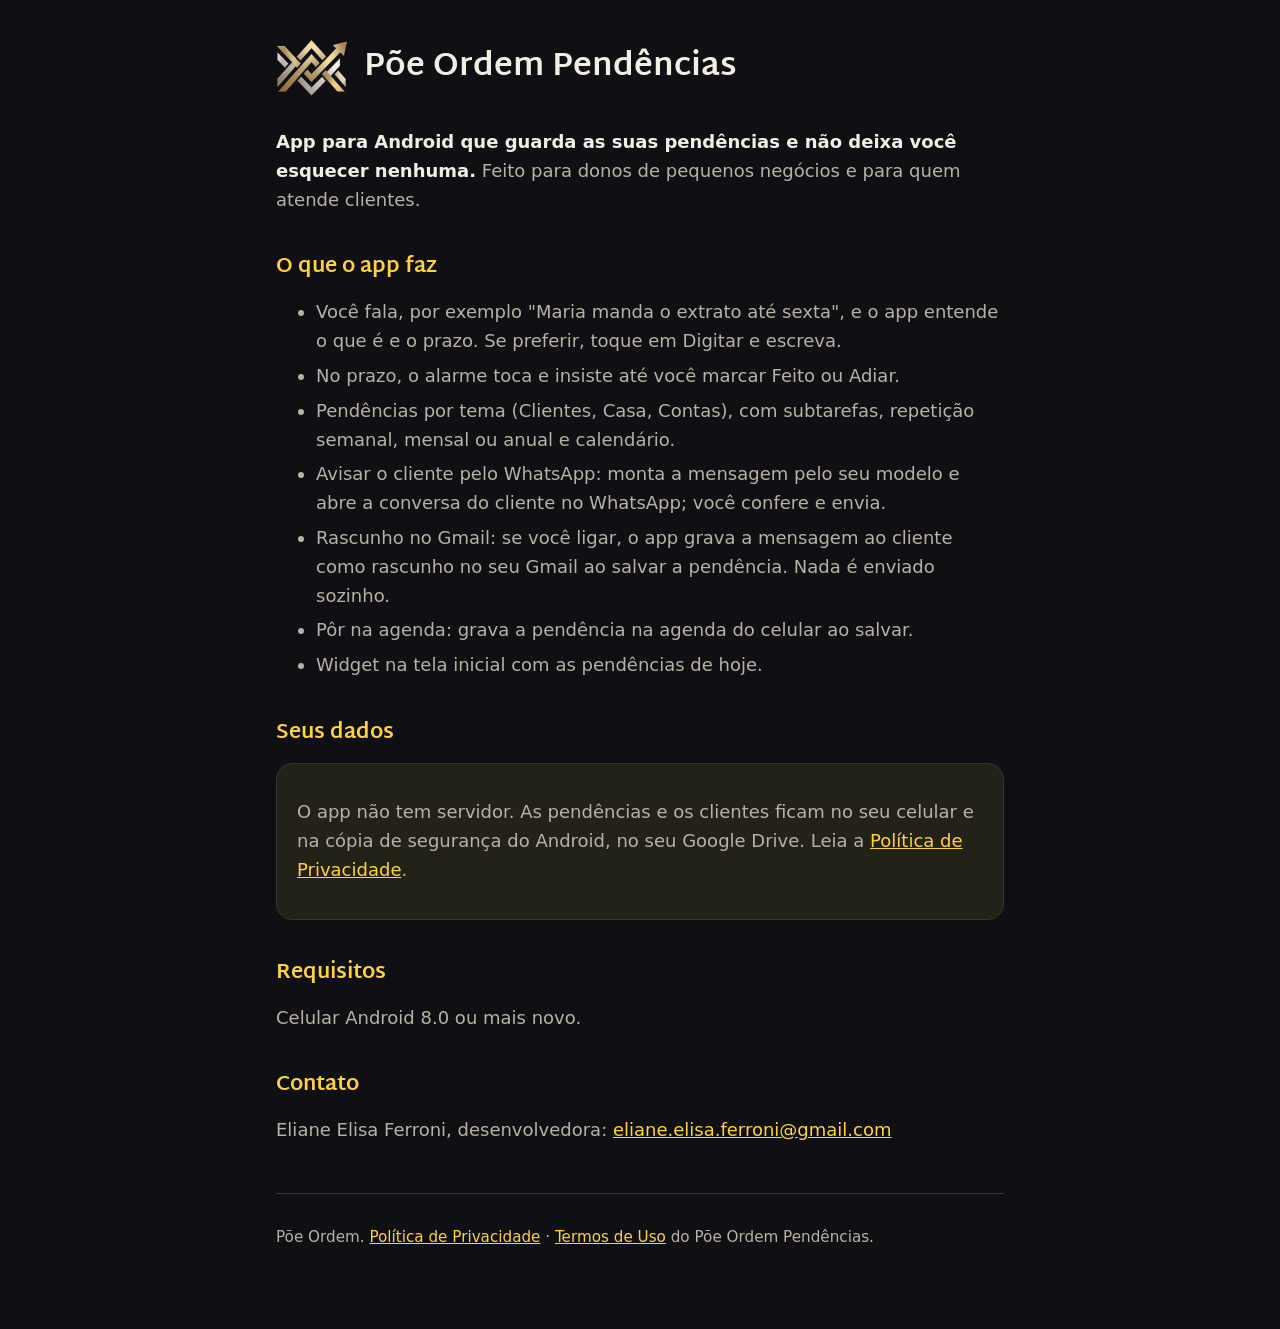
<file: index.html>
<!doctype html>
<html lang="pt-BR">
<head>
<meta charset="utf-8">
<meta name="viewport" content="width=device-width, initial-scale=1">
<title>Põe Ordem Pendências</title>
<meta name="description" content="App Android para registrar pendências pela voz, com alarme que insiste até você resolver.">
<link rel="preconnect" href="https://fonts.googleapis.com">
<link href="https://fonts.googleapis.com/css2?family=Martel+Sans:wght@700;800&display=swap" rel="stylesheet">
<link rel="stylesheet" href="estilo.css">
</head>
<body>
<main>
<header>
<img src="logo.png" alt="Logo do Põe Ordem: seta em fundo preto">
<h1>Põe Ordem Pendências</h1>
</header>

<p><strong>App para Android que guarda as suas pendências e não deixa você esquecer nenhuma.</strong> Feito para donos de pequenos negócios e para quem atende clientes.</p>

<h2>O que o app faz</h2>
<ul>
<li>Você fala, por exemplo "Maria manda o extrato até sexta", e o app entende o que é e o prazo. Se preferir, toque em Digitar e escreva.</li>
<li>No prazo, o alarme toca e insiste até você marcar Feito ou Adiar.</li>
<li>Pendências por tema (Clientes, Casa, Contas), com subtarefas, repetição semanal, mensal ou anual e calendário.</li>
<li>Avisar o cliente pelo WhatsApp: monta a mensagem pelo seu modelo e abre a conversa do cliente no WhatsApp; você confere e envia.</li>
<li>Rascunho no Gmail: se você ligar, o app grava a mensagem ao cliente como rascunho no seu Gmail ao salvar a pendência. Nada é enviado sozinho.</li>
<li>Pôr na agenda: grava a pendência na agenda do celular ao salvar.</li>
<li>Widget na tela inicial com as pendências de hoje.</li>
</ul>

<h2>Seus dados</h2>
<div class="cartao">
<p>O app não tem servidor. As pendências e os clientes ficam no seu celular e na cópia de segurança do Android, no seu Google Drive. Leia a <a href="pendencias/privacidade.html">Política de Privacidade</a>.</p>
</div>

<h2>Requisitos</h2>
<p>Celular Android 8.0 ou mais novo.</p>

<h2>Contato</h2>
<p>Eliane Elisa Ferroni, desenvolvedora: <a href="mailto:eliane.elisa.ferroni@gmail.com">eliane.elisa.ferroni@gmail.com</a></p>

<footer>
<p>Põe Ordem. <a href="pendencias/privacidade.html">Política de Privacidade</a> · <a href="pendencias/termos.html">Termos de Uso</a> do Põe Ordem Pendências.</p>
</footer>
</main>
</body>
</html>
</file>
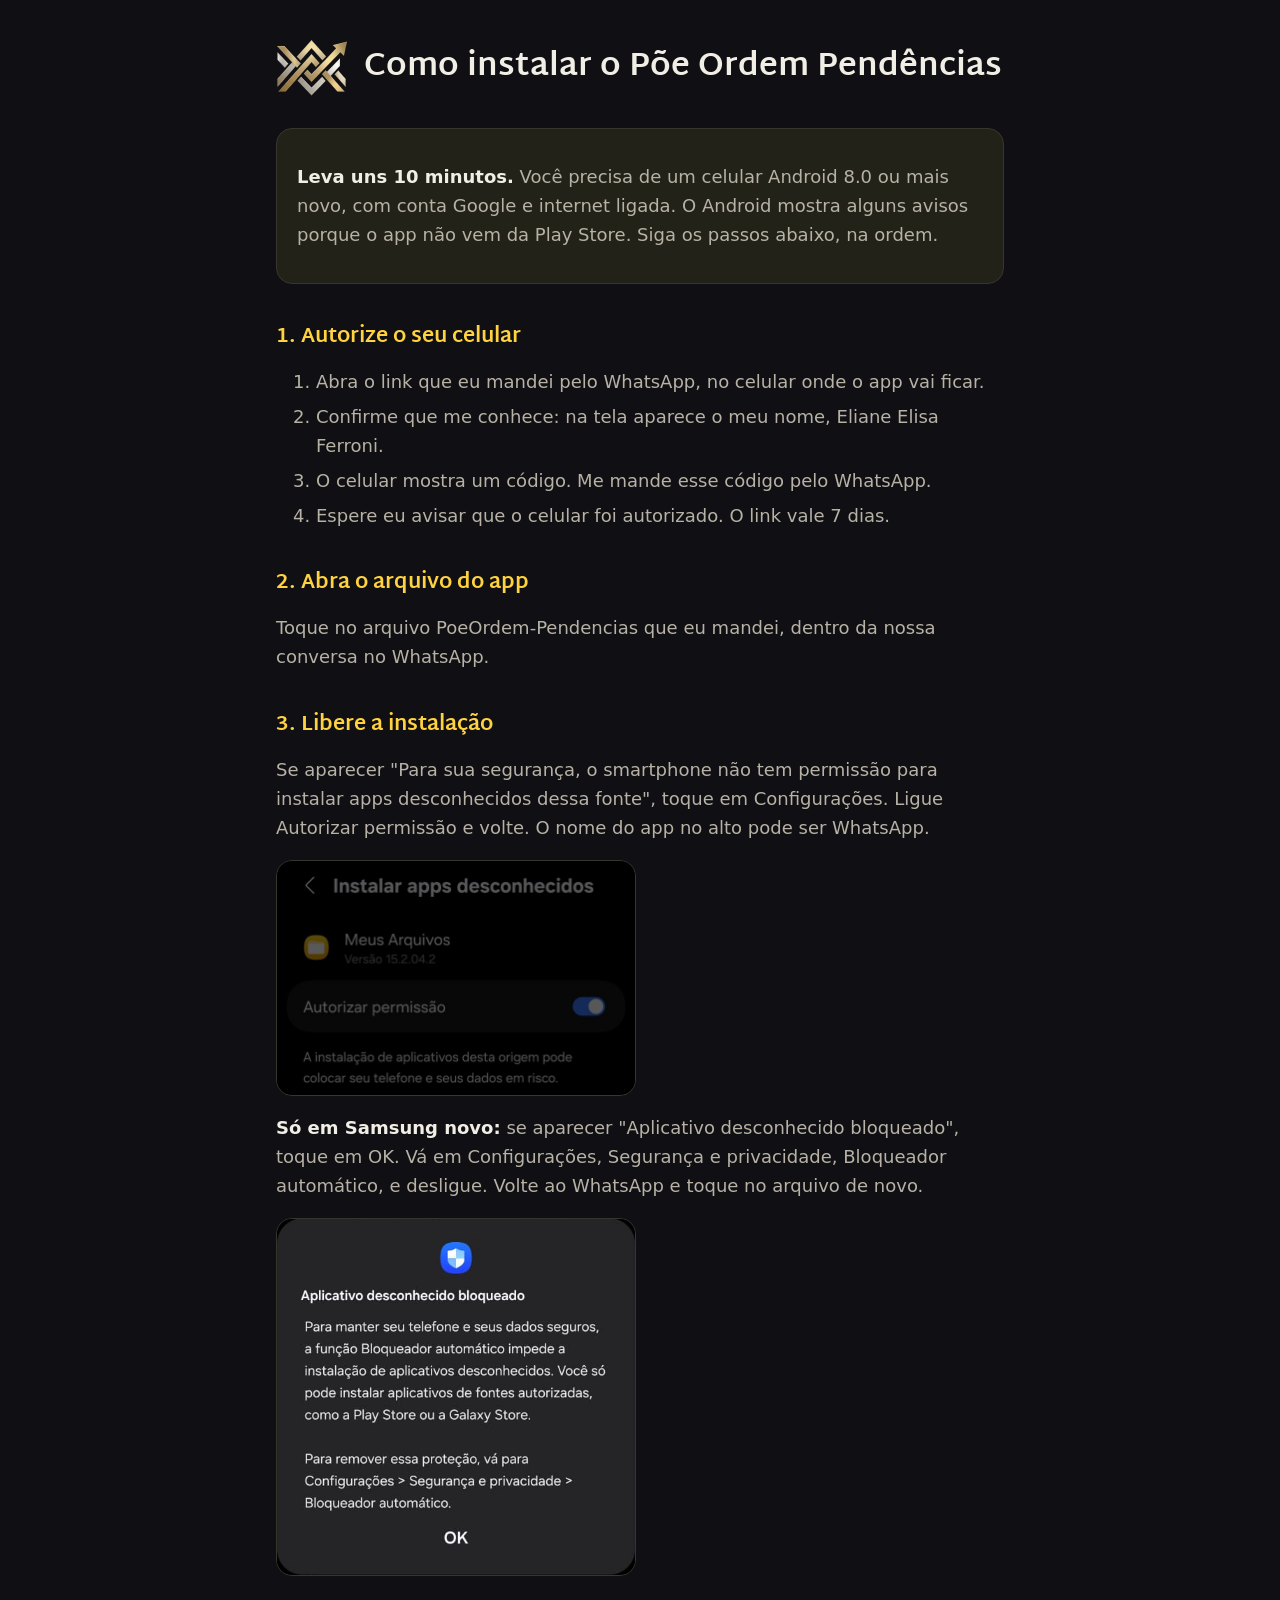
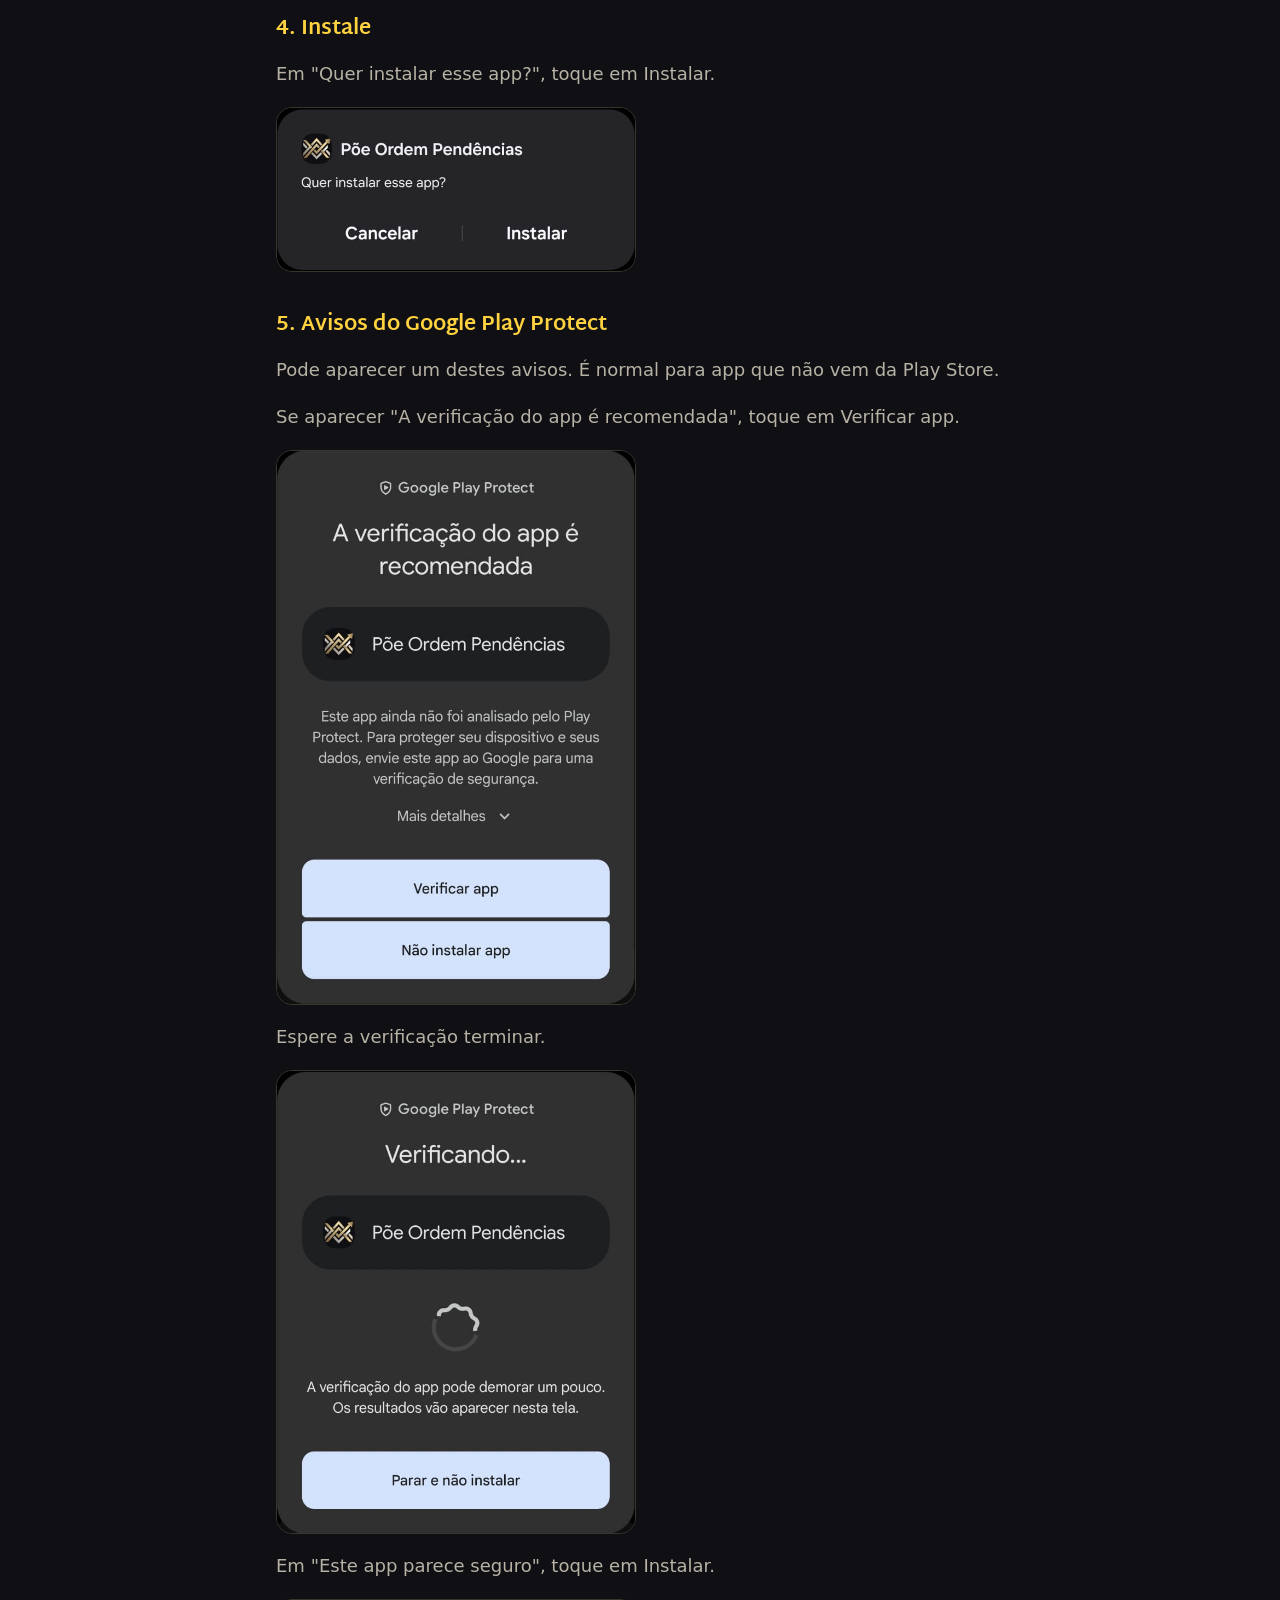
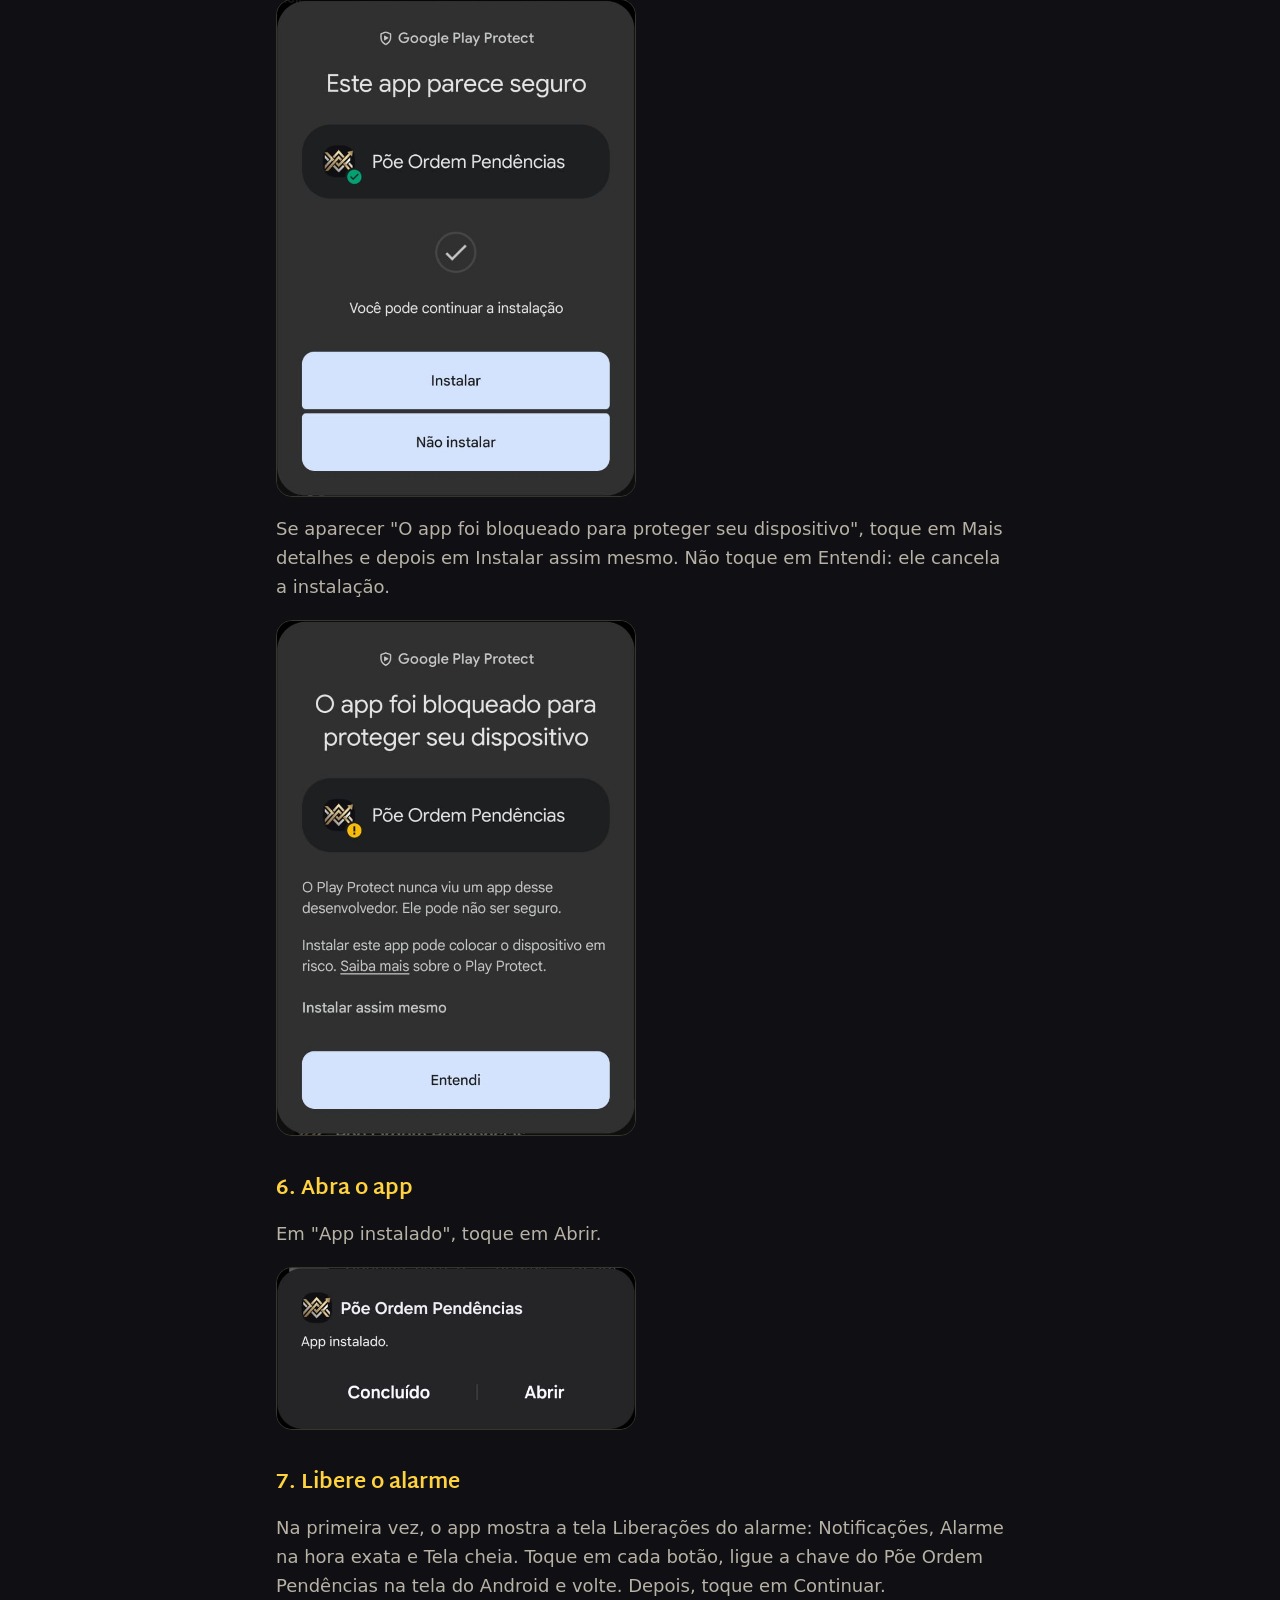
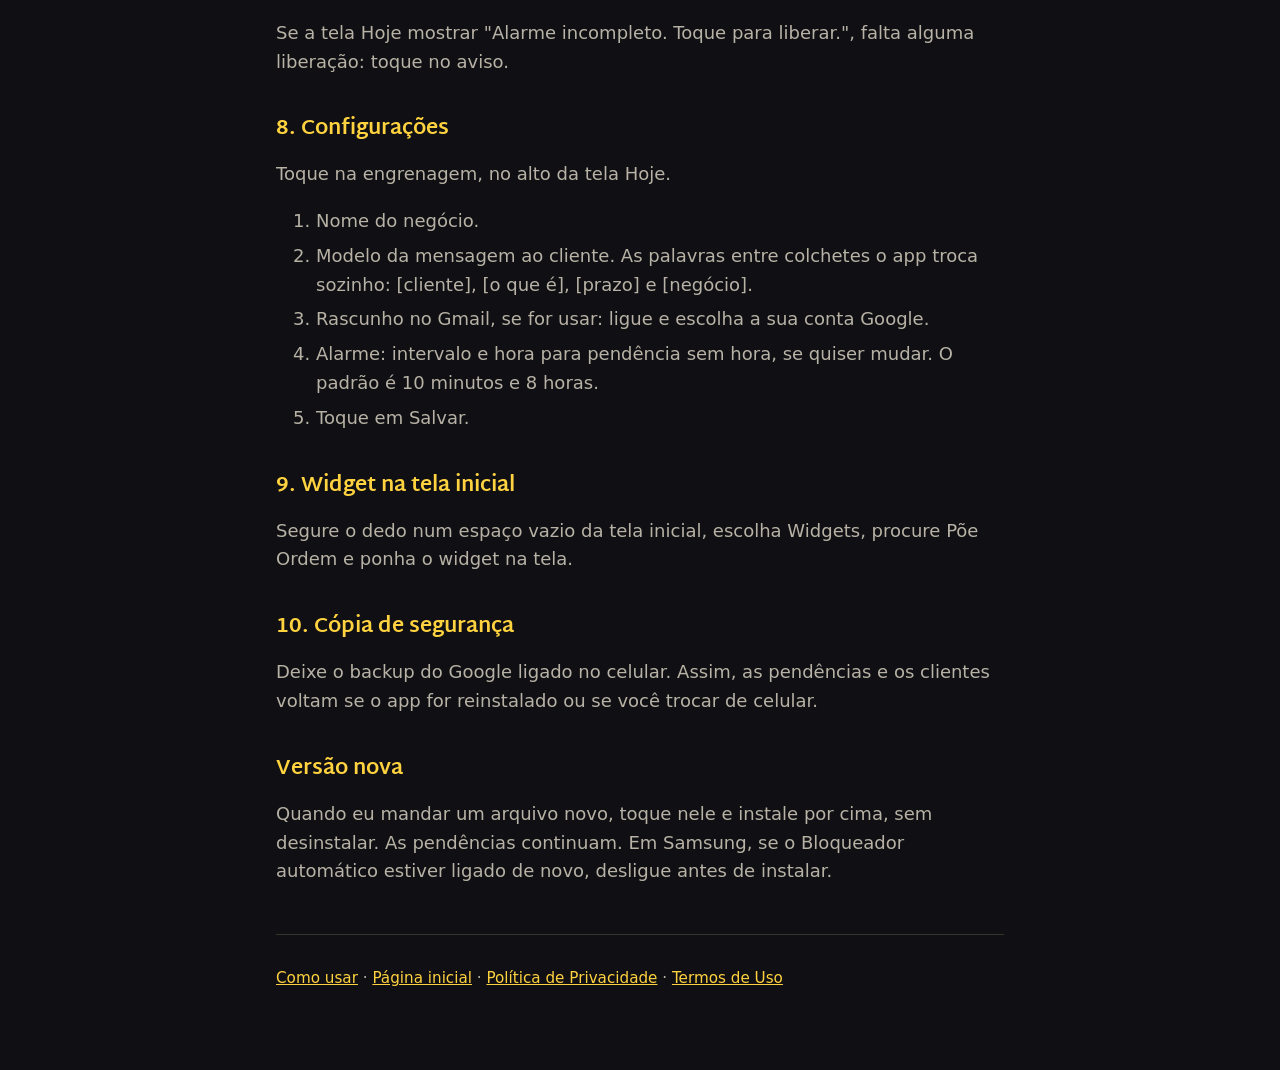
<file: pendencias/instalar.html>
<!doctype html>
<html lang="pt-BR">
<head>
<meta charset="utf-8">
<meta name="viewport" content="width=device-width, initial-scale=1">
<title>Como instalar – Põe Ordem Pendências</title>
<link rel="preconnect" href="https://fonts.googleapis.com">
<link href="https://fonts.googleapis.com/css2?family=Martel+Sans:wght@700;800&display=swap" rel="stylesheet">
<link rel="stylesheet" href="../estilo.css">
</head>
<body>
<main>
<header>
<img src="../logo.png" alt="Logo do Põe Ordem: seta em fundo preto">
<h1>Como instalar o Põe Ordem Pendências</h1>
</header>

<div class="cartao">
<p><strong>Leva uns 10 minutos.</strong> Você precisa de um celular Android 8.0 ou mais novo, com conta Google e internet ligada. O Android mostra alguns avisos porque o app não vem da Play Store. Siga os passos abaixo, na ordem.</p>
</div>

<div class="passo">
<h2>1. Autorize o seu celular</h2>
<ol>
<li>Abra o link que eu mandei pelo WhatsApp, no celular onde o app vai ficar.</li>
<li>Confirme que me conhece: na tela aparece o meu nome, Eliane Elisa Ferroni.</li>
<li>O celular mostra um código. Me mande esse código pelo WhatsApp.</li>
<li>Espere eu avisar que o celular foi autorizado. O link vale 7 dias.</li>
</ol>
</div>

<div class="passo">
<h2>2. Abra o arquivo do app</h2>
<p>Toque no arquivo PoeOrdem-Pendencias que eu mandei, dentro da nossa conversa no WhatsApp.</p>
</div>

<div class="passo">
<h2>3. Libere a instalação</h2>
<p>Se aparecer "Para sua segurança, o smartphone não tem permissão para instalar apps desconhecidos dessa fonte", toque em Configurações. Ligue Autorizar permissão e volte. O nome do app no alto pode ser WhatsApp.</p>
<img src="instalar/01-permitir-fonte.png" alt="Tela Instalar apps desconhecidos, com a chave Autorizar permissão ligada.">
<p><strong>Só em Samsung novo:</strong> se aparecer "Aplicativo desconhecido bloqueado", toque em OK. Vá em Configurações, Segurança e privacidade, Bloqueador automático, e desligue. Volte ao WhatsApp e toque no arquivo de novo.</p>
<img src="instalar/02-bloqueador-samsung.png" alt="Aviso Aplicativo desconhecido bloqueado, do Bloqueador automático da Samsung, com o botão OK.">
</div>

<div class="passo">
<h2>4. Instale</h2>
<p>Em "Quer instalar esse app?", toque em Instalar.</p>
<img src="instalar/03-quer-instalar.png" alt="Pergunta Quer instalar esse app, com os botões Cancelar e Instalar.">
</div>

<div class="passo">
<h2>5. Avisos do Google Play Protect</h2>
<p>Pode aparecer um destes avisos. É normal para app que não vem da Play Store.</p>
<p>Se aparecer "A verificação do app é recomendada", toque em Verificar app.</p>
<img src="instalar/04-verificacao-recomendada.png" alt="Aviso do Play Protect A verificação do app é recomendada, com os botões Verificar app e Não instalar app.">
<p>Espere a verificação terminar.</p>
<img src="instalar/05-verificando.png" alt="Tela do Play Protect Verificando, com o botão Parar e não instalar.">
<p>Em "Este app parece seguro", toque em Instalar.</p>
<img src="instalar/06-parece-seguro.png" alt="Tela do Play Protect Este app parece seguro, com os botões Instalar e Não instalar.">
<p>Se aparecer "O app foi bloqueado para proteger seu dispositivo", toque em Mais detalhes e depois em Instalar assim mesmo. Não toque em Entendi: ele cancela a instalação.</p>
<img src="instalar/07-bloqueado-instalar-assim-mesmo.png" alt="Aviso do Play Protect O app foi bloqueado, aberto em Mais detalhes, com a opção Instalar assim mesmo acima do botão Entendi.">
</div>

<div class="passo">
<h2>6. Abra o app</h2>
<p>Em "App instalado", toque em Abrir.</p>
<img src="instalar/08-app-instalado.png" alt="Aviso App instalado, com os botões Concluído e Abrir.">
</div>

<div class="passo">
<h2>7. Libere o alarme</h2>
<p>Na primeira vez, o app mostra a tela Liberações do alarme: Notificações, Alarme na hora exata e Tela cheia. Toque em cada botão, ligue a chave do Põe Ordem Pendências na tela do Android e volte. Depois, toque em Continuar.</p>
<p>Se a tela Hoje mostrar "Alarme incompleto. Toque para liberar.", falta alguma liberação: toque no aviso.</p>
</div>

<div class="passo">
<h2>8. Configurações</h2>
<p>Toque na engrenagem, no alto da tela Hoje.</p>
<ol>
<li>Nome do negócio.</li>
<li>Modelo da mensagem ao cliente. As palavras entre colchetes o app troca sozinho: [cliente], [o que é], [prazo] e [negócio].</li>
<li>Rascunho no Gmail, se for usar: ligue e escolha a sua conta Google.</li>
<li>Alarme: intervalo e hora para pendência sem hora, se quiser mudar. O padrão é 10 minutos e 8 horas.</li>
<li>Toque em Salvar.</li>
</ol>
</div>

<div class="passo">
<h2>9. Widget na tela inicial</h2>
<p>Segure o dedo num espaço vazio da tela inicial, escolha Widgets, procure Põe Ordem e ponha o widget na tela.</p>
</div>

<div class="passo">
<h2>10. Cópia de segurança</h2>
<p>Deixe o backup do Google ligado no celular. Assim, as pendências e os clientes voltam se o app for reinstalado ou se você trocar de celular.</p>
</div>

<div class="passo">
<h2>Versão nova</h2>
<p>Quando eu mandar um arquivo novo, toque nele e instale por cima, sem desinstalar. As pendências continuam. Em Samsung, se o Bloqueador automático estiver ligado de novo, desligue antes de instalar.</p>
</div>

<footer>
<p><a href="usar.html">Como usar</a> · <a href="../index.html">Página inicial</a> · <a href="privacidade.html">Política de Privacidade</a> · <a href="termos.html">Termos de Uso</a></p>
</footer>
</main>
</body>
</html>
</file>
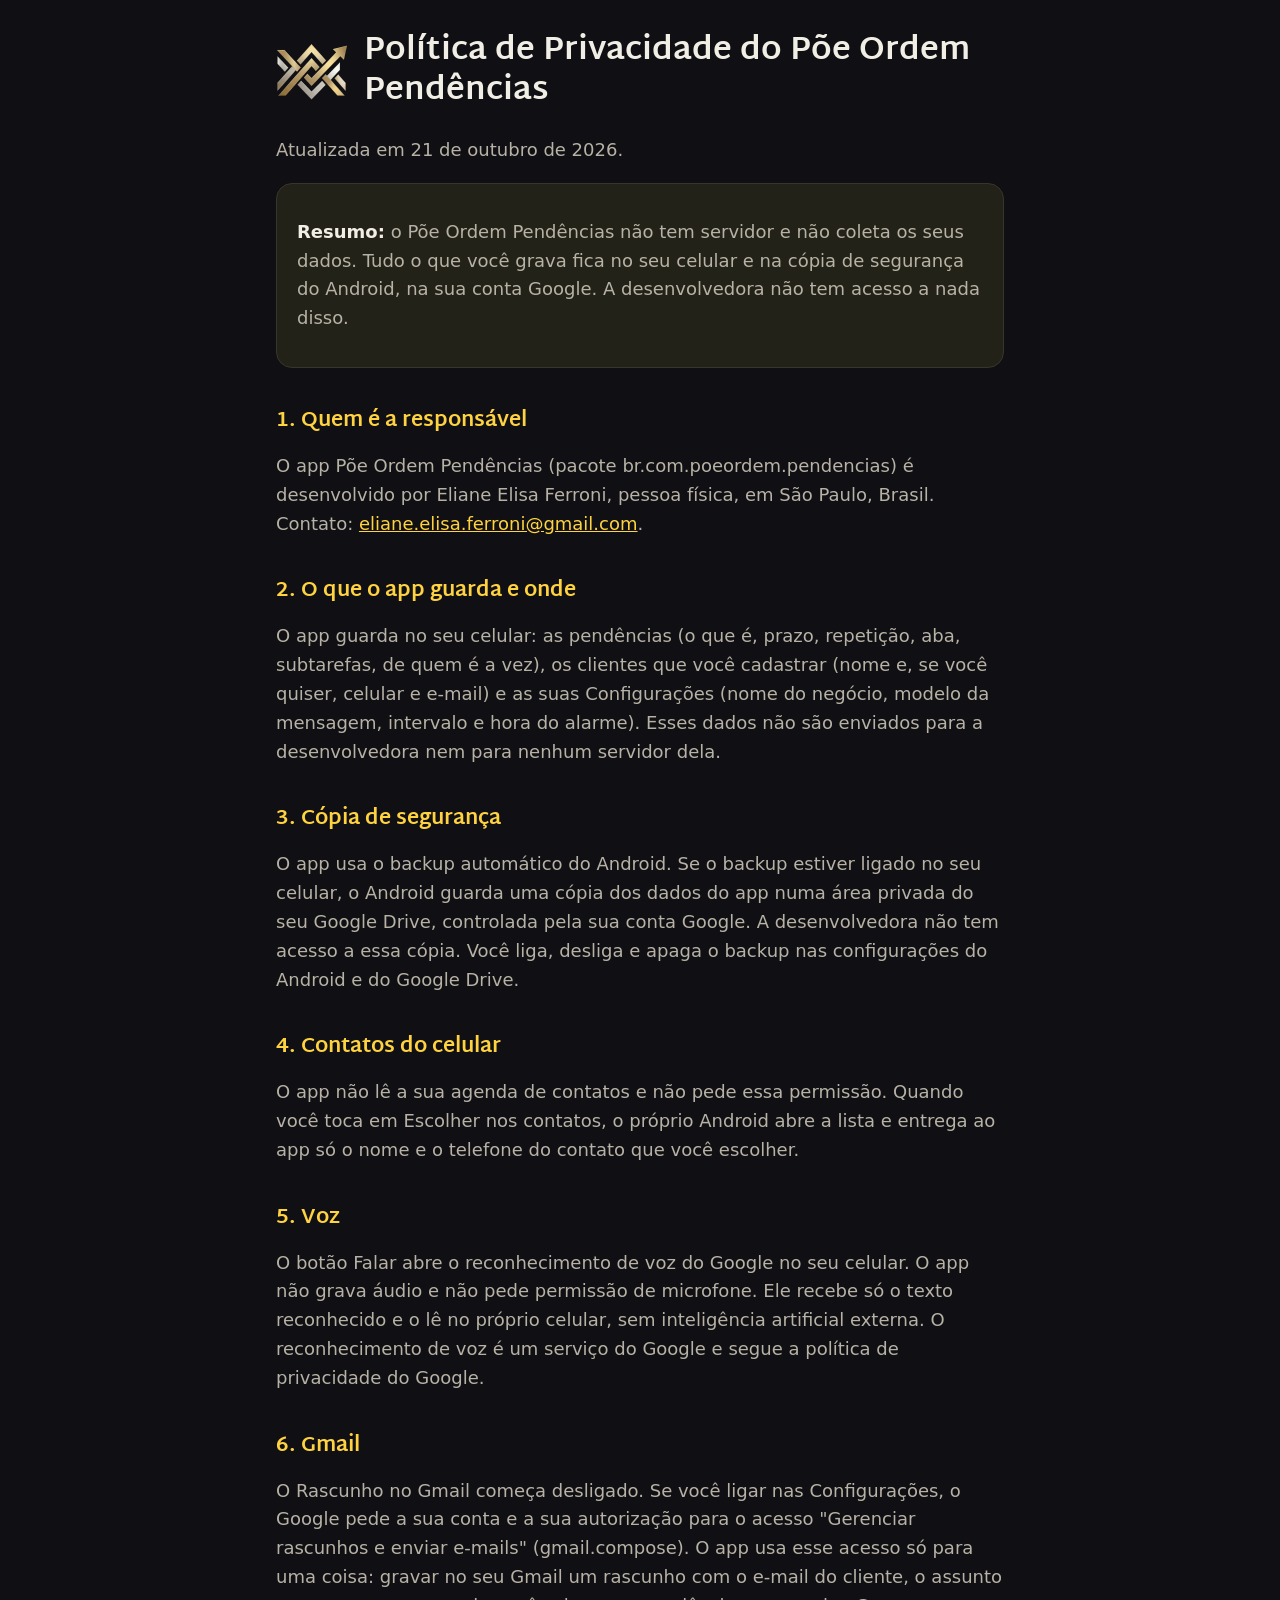
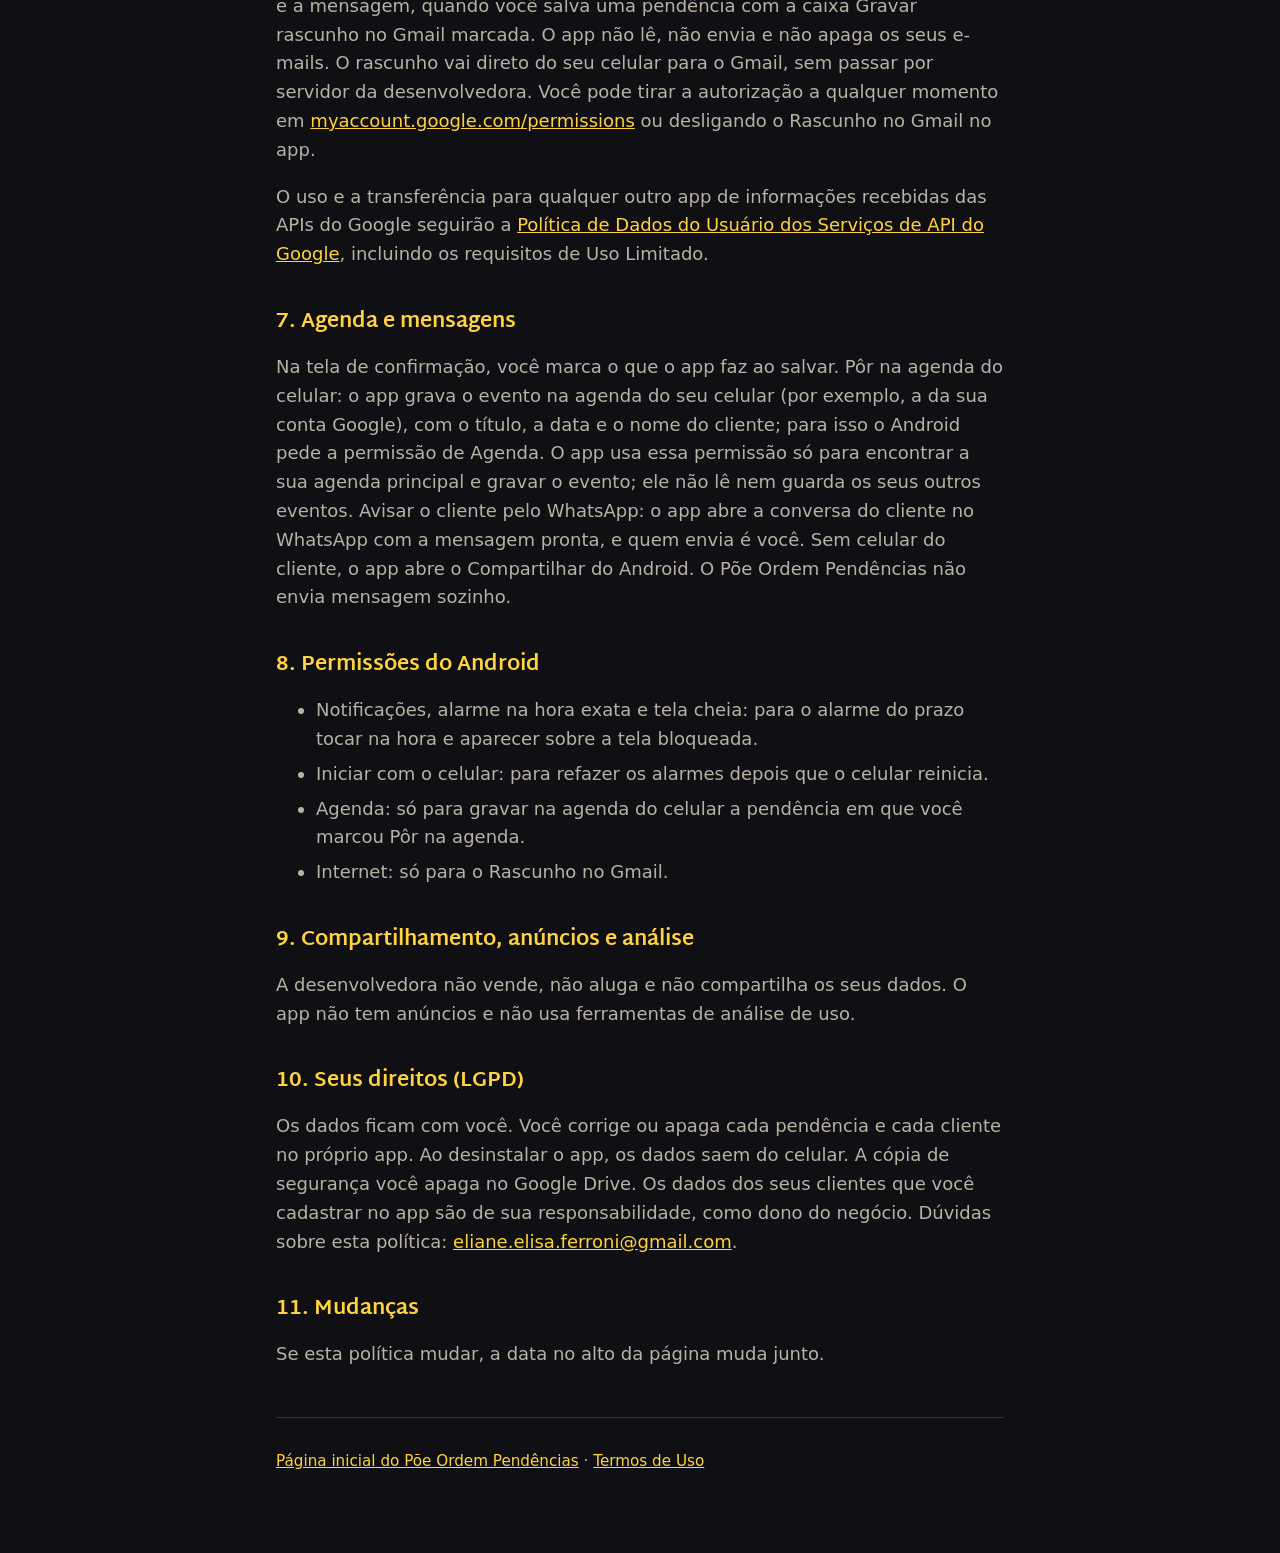
<file: pendencias/privacidade.html>
<!doctype html>
<html lang="pt-BR">
<head>
<meta charset="utf-8">
<meta name="viewport" content="width=device-width, initial-scale=1">
<title>Política de Privacidade – Põe Ordem Pendências</title>
<link rel="preconnect" href="https://fonts.googleapis.com">
<link href="https://fonts.googleapis.com/css2?family=Martel+Sans:wght@700;800&display=swap" rel="stylesheet">
<link rel="stylesheet" href="../estilo.css">
</head>
<body>
<main>
<header>
<img src="../logo.png" alt="Logo do Põe Ordem: seta em fundo preto">
<h1>Política de Privacidade do Põe Ordem Pendências</h1>
</header>

<p>Atualizada em 21 de outubro de 2026.</p>

<div class="cartao">
<p><strong>Resumo:</strong> o Põe Ordem Pendências não tem servidor e não coleta os seus dados. Tudo o que você grava fica no seu celular e na cópia de segurança do Android, na sua conta Google. A desenvolvedora não tem acesso a nada disso.</p>
</div>

<h2>1. Quem é a responsável</h2>
<p>O app Põe Ordem Pendências (pacote br.com.poeordem.pendencias) é desenvolvido por Eliane Elisa Ferroni, pessoa física, em São Paulo, Brasil. Contato: <a href="mailto:eliane.elisa.ferroni@gmail.com">eliane.elisa.ferroni@gmail.com</a>.</p>

<h2>2. O que o app guarda e onde</h2>
<p>O app guarda no seu celular: as pendências (o que é, prazo, repetição, aba, subtarefas, de quem é a vez), os clientes que você cadastrar (nome e, se você quiser, celular e e-mail) e as suas Configurações (nome do negócio, modelo da mensagem, intervalo e hora do alarme). Esses dados não são enviados para a desenvolvedora nem para nenhum servidor dela.</p>

<h2>3. Cópia de segurança</h2>
<p>O app usa o backup automático do Android. Se o backup estiver ligado no seu celular, o Android guarda uma cópia dos dados do app numa área privada do seu Google Drive, controlada pela sua conta Google. A desenvolvedora não tem acesso a essa cópia. Você liga, desliga e apaga o backup nas configurações do Android e do Google Drive.</p>

<h2>4. Contatos do celular</h2>
<p>O app não lê a sua agenda de contatos e não pede essa permissão. Quando você toca em Escolher nos contatos, o próprio Android abre a lista e entrega ao app só o nome e o telefone do contato que você escolher.</p>

<h2>5. Voz</h2>
<p>O botão Falar abre o reconhecimento de voz do Google no seu celular. O app não grava áudio e não pede permissão de microfone. Ele recebe só o texto reconhecido e o lê no próprio celular, sem inteligência artificial externa. O reconhecimento de voz é um serviço do Google e segue a política de privacidade do Google.</p>

<h2>6. Gmail</h2>
<p>O Rascunho no Gmail começa desligado. Se você ligar nas Configurações, o Google pede a sua conta e a sua autorização para o acesso "Gerenciar rascunhos e enviar e-mails" (gmail.compose). O app usa esse acesso só para uma coisa: gravar no seu Gmail um rascunho com o e-mail do cliente, o assunto e a mensagem, quando você salva uma pendência com a caixa Gravar rascunho no Gmail marcada. O app não lê, não envia e não apaga os seus e-mails. O rascunho vai direto do seu celular para o Gmail, sem passar por servidor da desenvolvedora. Você pode tirar a autorização a qualquer momento em <a href="https://myaccount.google.com/permissions">myaccount.google.com/permissions</a> ou desligando o Rascunho no Gmail no app.</p>
<p>O uso e a transferência para qualquer outro app de informações recebidas das APIs do Google seguirão a <a href="https://developers.google.com/terms/api-services-user-data-policy">Política de Dados do Usuário dos Serviços de API do Google</a>, incluindo os requisitos de Uso Limitado.</p>

<h2>7. Agenda e mensagens</h2>
<p>Na tela de confirmação, você marca o que o app faz ao salvar. Pôr na agenda do celular: o app grava o evento na agenda do seu celular (por exemplo, a da sua conta Google), com o título, a data e o nome do cliente; para isso o Android pede a permissão de Agenda. O app usa essa permissão só para encontrar a sua agenda principal e gravar o evento; ele não lê nem guarda os seus outros eventos. Avisar o cliente pelo WhatsApp: o app abre a conversa do cliente no WhatsApp com a mensagem pronta, e quem envia é você. Sem celular do cliente, o app abre o Compartilhar do Android. O Põe Ordem Pendências não envia mensagem sozinho.</p>

<h2>8. Permissões do Android</h2>
<ul>
<li>Notificações, alarme na hora exata e tela cheia: para o alarme do prazo tocar na hora e aparecer sobre a tela bloqueada.</li>
<li>Iniciar com o celular: para refazer os alarmes depois que o celular reinicia.</li>
<li>Agenda: só para gravar na agenda do celular a pendência em que você marcou Pôr na agenda.</li>
<li>Internet: só para o Rascunho no Gmail.</li>
</ul>

<h2>9. Compartilhamento, anúncios e análise</h2>
<p>A desenvolvedora não vende, não aluga e não compartilha os seus dados. O app não tem anúncios e não usa ferramentas de análise de uso.</p>

<h2>10. Seus direitos (LGPD)</h2>
<p>Os dados ficam com você. Você corrige ou apaga cada pendência e cada cliente no próprio app. Ao desinstalar o app, os dados saem do celular. A cópia de segurança você apaga no Google Drive. Os dados dos seus clientes que você cadastrar no app são de sua responsabilidade, como dono do negócio. Dúvidas sobre esta política: <a href="mailto:eliane.elisa.ferroni@gmail.com">eliane.elisa.ferroni@gmail.com</a>.</p>

<h2>11. Mudanças</h2>
<p>Se esta política mudar, a data no alto da página muda junto.</p>

<footer>
<p><a href="../index.html">Página inicial do Põe Ordem Pendências</a> · <a href="termos.html">Termos de Uso</a></p>
</footer>
</main>
</body>
</html>
</file>
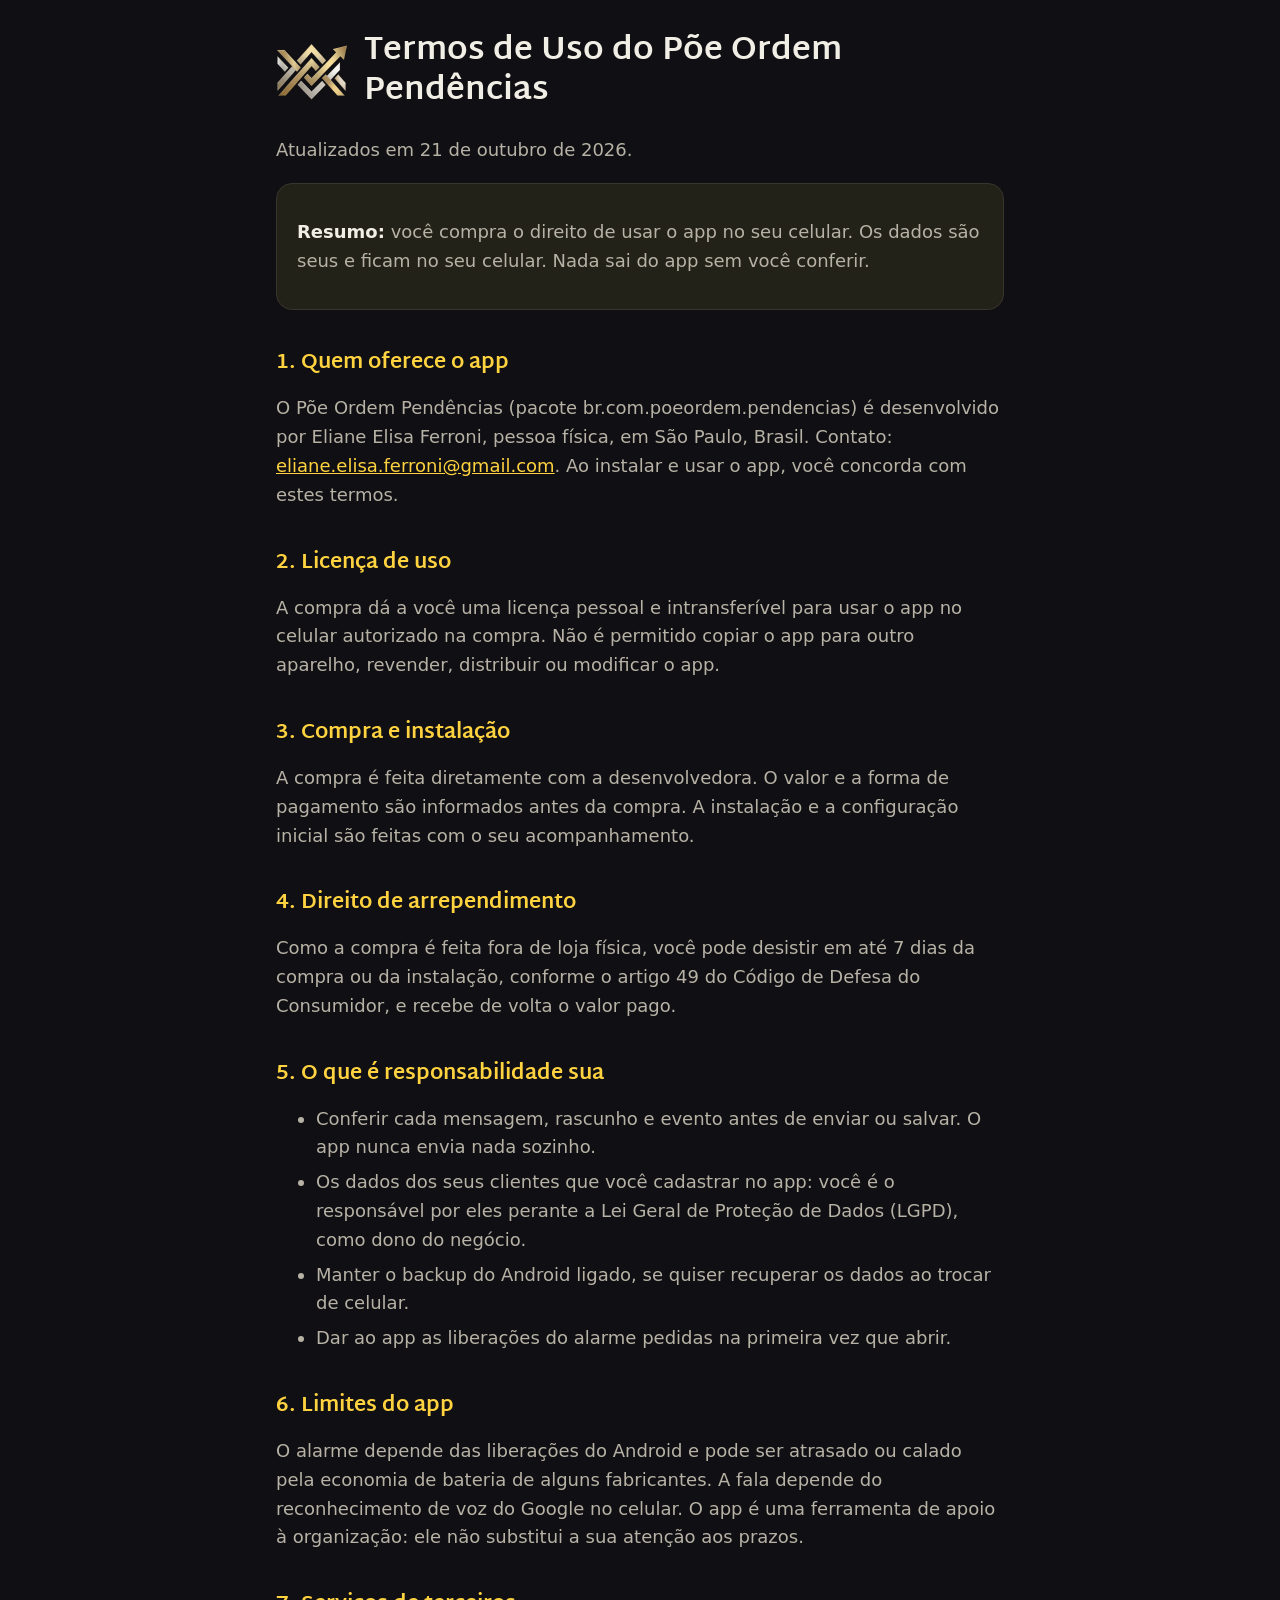
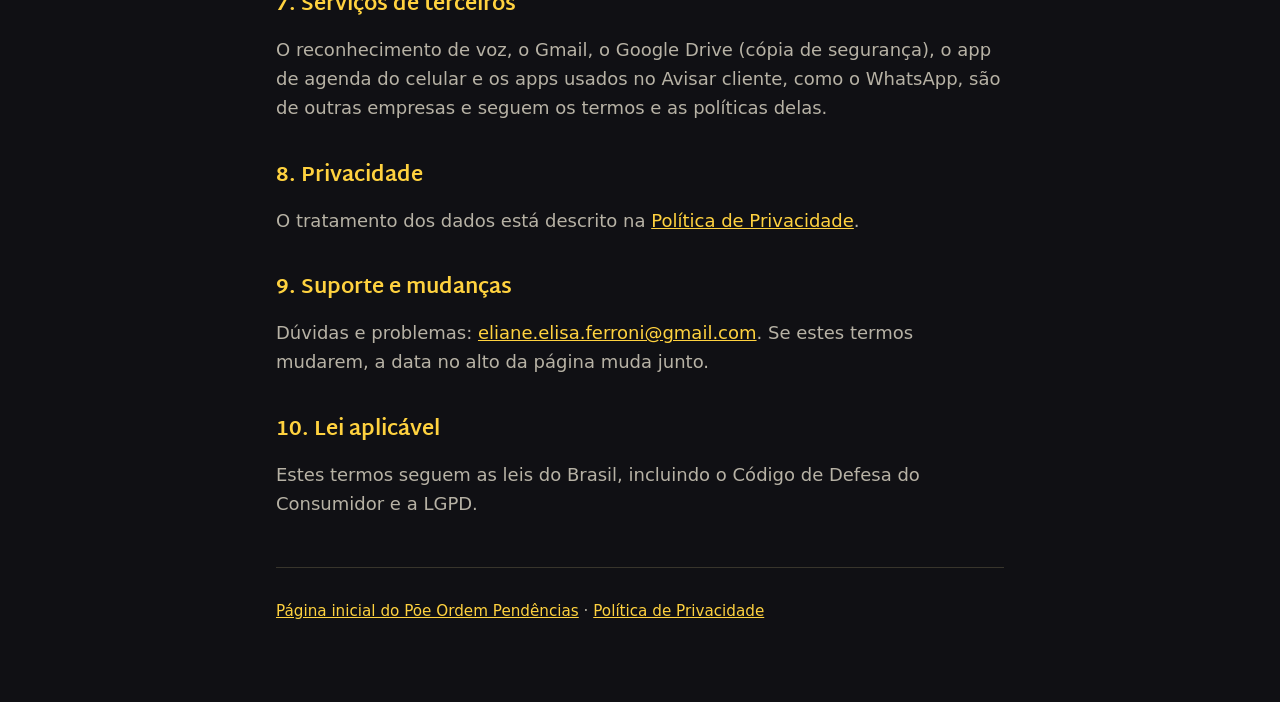
<file: pendencias/termos.html>
<!doctype html>
<html lang="pt-BR">
<head>
<meta charset="utf-8">
<meta name="viewport" content="width=device-width, initial-scale=1">
<title>Termos de Uso – Põe Ordem Pendências</title>
<link rel="preconnect" href="https://fonts.googleapis.com">
<link href="https://fonts.googleapis.com/css2?family=Martel+Sans:wght@700;800&display=swap" rel="stylesheet">
<link rel="stylesheet" href="../estilo.css">
</head>
<body>
<main>
<header>
<img src="../logo.png" alt="Logo do Põe Ordem: seta em fundo preto">
<h1>Termos de Uso do Põe Ordem Pendências</h1>
</header>

<p>Atualizados em 21 de outubro de 2026.</p>

<div class="cartao">
<p><strong>Resumo:</strong> você compra o direito de usar o app no seu celular. Os dados são seus e ficam no seu celular. Nada sai do app sem você conferir.</p>
</div>

<h2>1. Quem oferece o app</h2>
<p>O Põe Ordem Pendências (pacote br.com.poeordem.pendencias) é desenvolvido por Eliane Elisa Ferroni, pessoa física, em São Paulo, Brasil. Contato: <a href="mailto:eliane.elisa.ferroni@gmail.com">eliane.elisa.ferroni@gmail.com</a>. Ao instalar e usar o app, você concorda com estes termos.</p>

<h2>2. Licença de uso</h2>
<p>A compra dá a você uma licença pessoal e intransferível para usar o app no celular autorizado na compra. Não é permitido copiar o app para outro aparelho, revender, distribuir ou modificar o app.</p>

<h2>3. Compra e instalação</h2>
<p>A compra é feita diretamente com a desenvolvedora. O valor e a forma de pagamento são informados antes da compra. A instalação e a configuração inicial são feitas com o seu acompanhamento.</p>

<h2>4. Direito de arrependimento</h2>
<p>Como a compra é feita fora de loja física, você pode desistir em até 7 dias da compra ou da instalação, conforme o artigo 49 do Código de Defesa do Consumidor, e recebe de volta o valor pago.</p>

<h2>5. O que é responsabilidade sua</h2>
<ul>
<li>Conferir cada mensagem, rascunho e evento antes de enviar ou salvar. O app nunca envia nada sozinho.</li>
<li>Os dados dos seus clientes que você cadastrar no app: você é o responsável por eles perante a Lei Geral de Proteção de Dados (LGPD), como dono do negócio.</li>
<li>Manter o backup do Android ligado, se quiser recuperar os dados ao trocar de celular.</li>
<li>Dar ao app as liberações do alarme pedidas na primeira vez que abrir.</li>
</ul>

<h2>6. Limites do app</h2>
<p>O alarme depende das liberações do Android e pode ser atrasado ou calado pela economia de bateria de alguns fabricantes. A fala depende do reconhecimento de voz do Google no celular. O app é uma ferramenta de apoio à organização: ele não substitui a sua atenção aos prazos.</p>

<h2>7. Serviços de terceiros</h2>
<p>O reconhecimento de voz, o Gmail, o Google Drive (cópia de segurança), o app de agenda do celular e os apps usados no Avisar cliente, como o WhatsApp, são de outras empresas e seguem os termos e as políticas delas.</p>

<h2>8. Privacidade</h2>
<p>O tratamento dos dados está descrito na <a href="privacidade.html">Política de Privacidade</a>.</p>

<h2>9. Suporte e mudanças</h2>
<p>Dúvidas e problemas: <a href="mailto:eliane.elisa.ferroni@gmail.com">eliane.elisa.ferroni@gmail.com</a>. Se estes termos mudarem, a data no alto da página muda junto.</p>

<h2>10. Lei aplicável</h2>
<p>Estes termos seguem as leis do Brasil, incluindo o Código de Defesa do Consumidor e a LGPD.</p>

<footer>
<p><a href="../index.html">Página inicial do Põe Ordem Pendências</a> · <a href="privacidade.html">Política de Privacidade</a></p>
</footer>
</main>
</body>
</html>
</file>
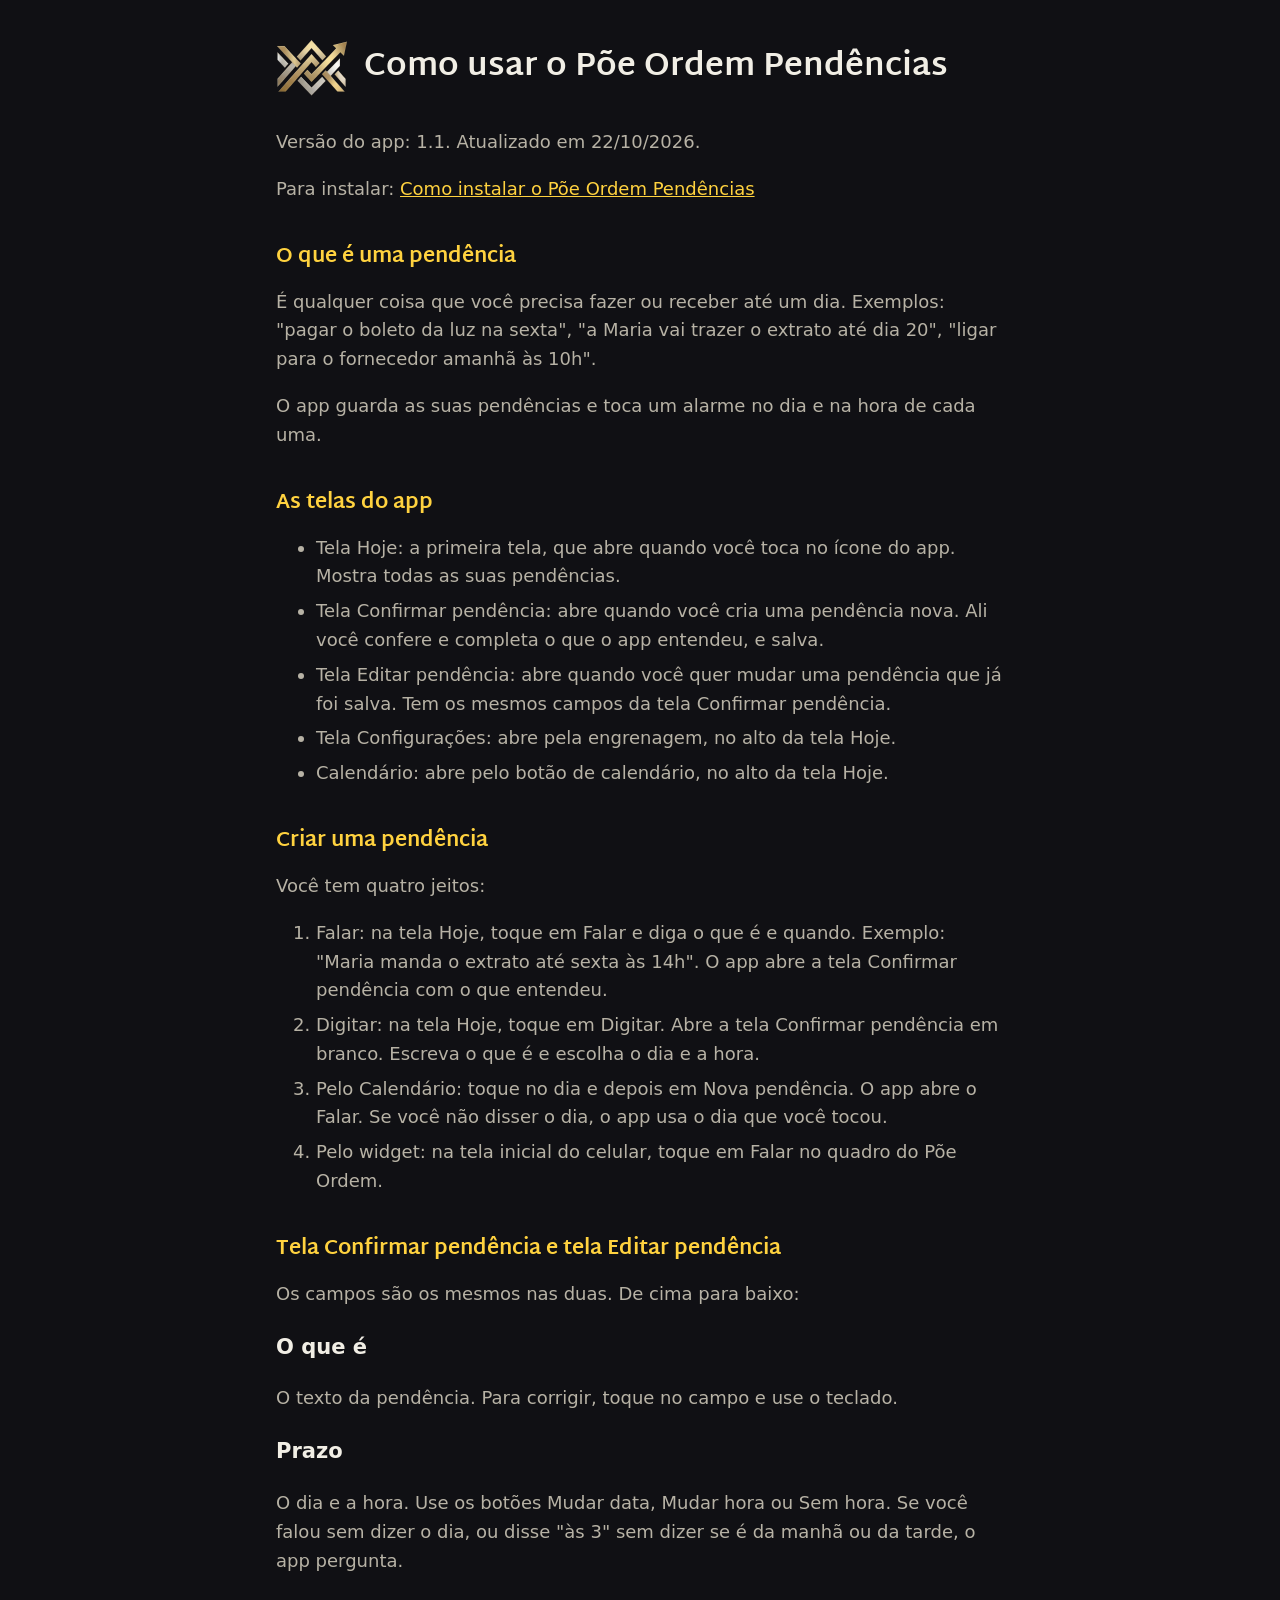
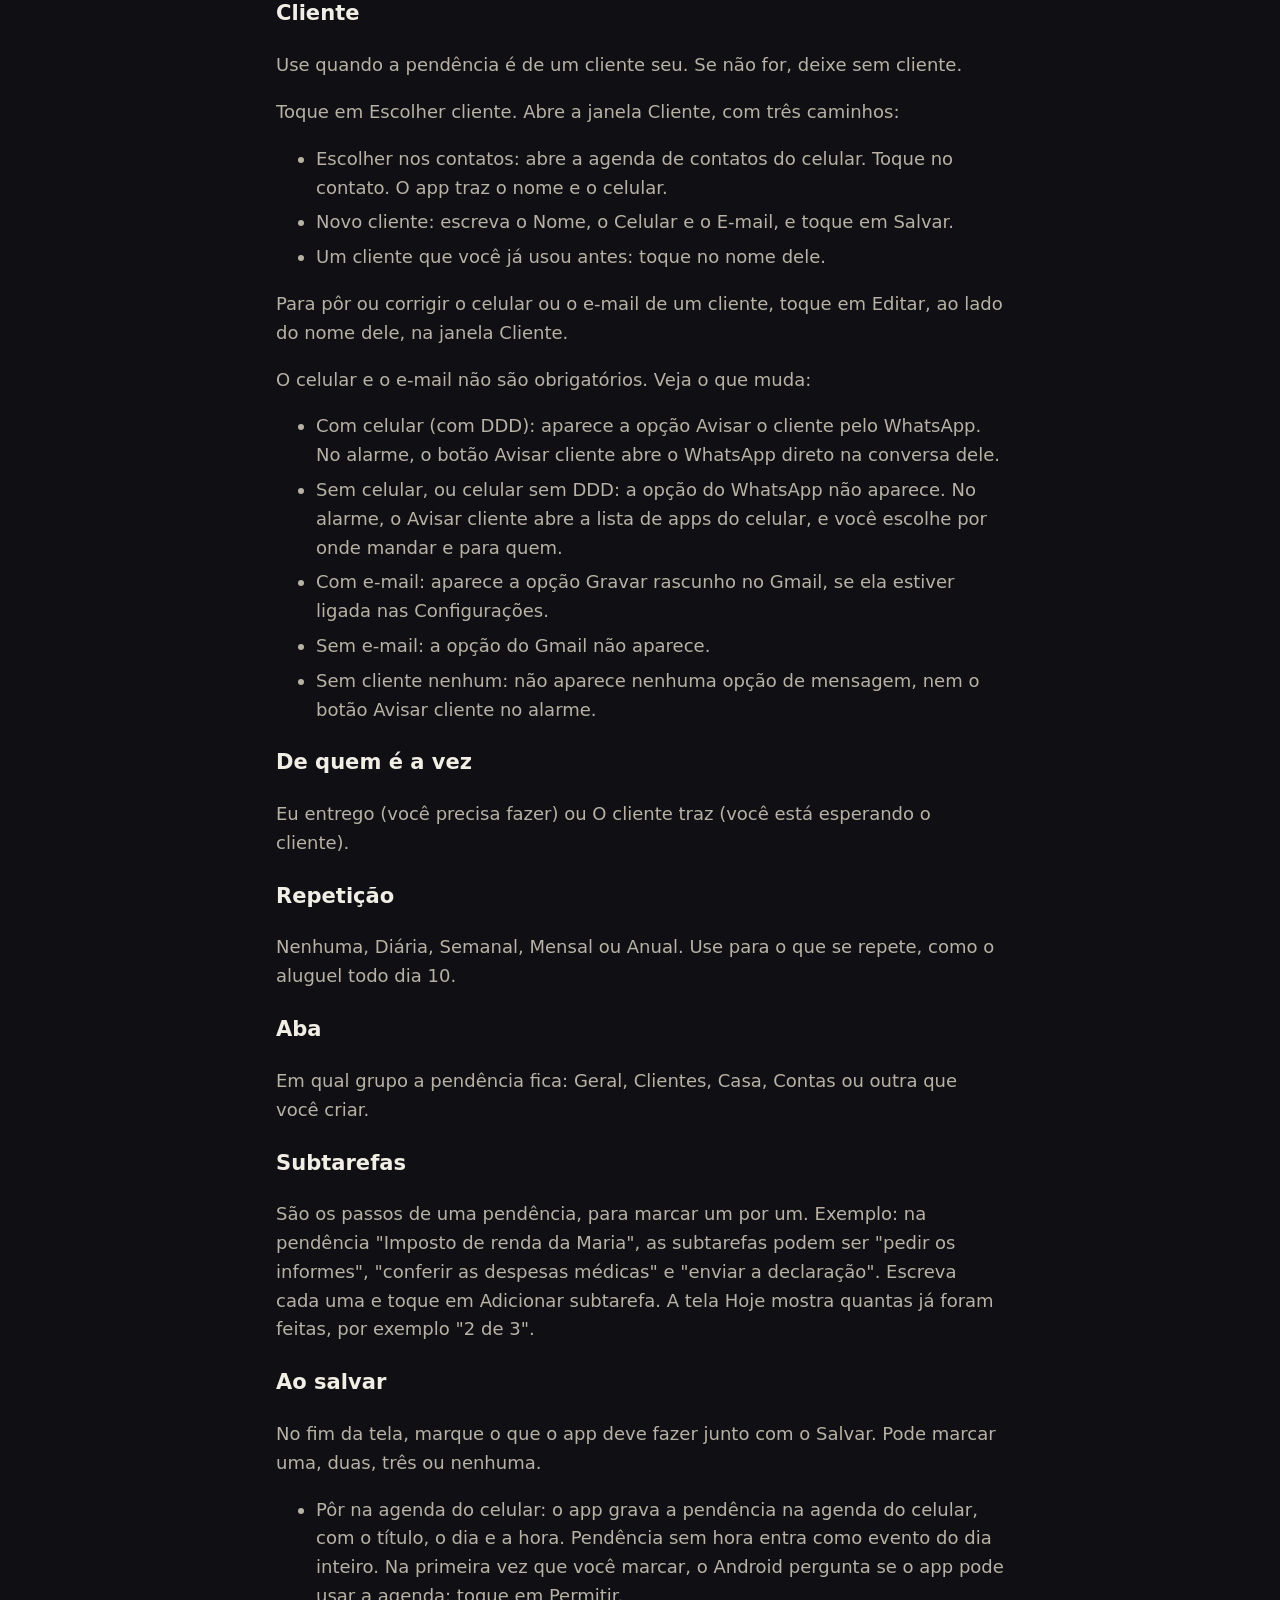
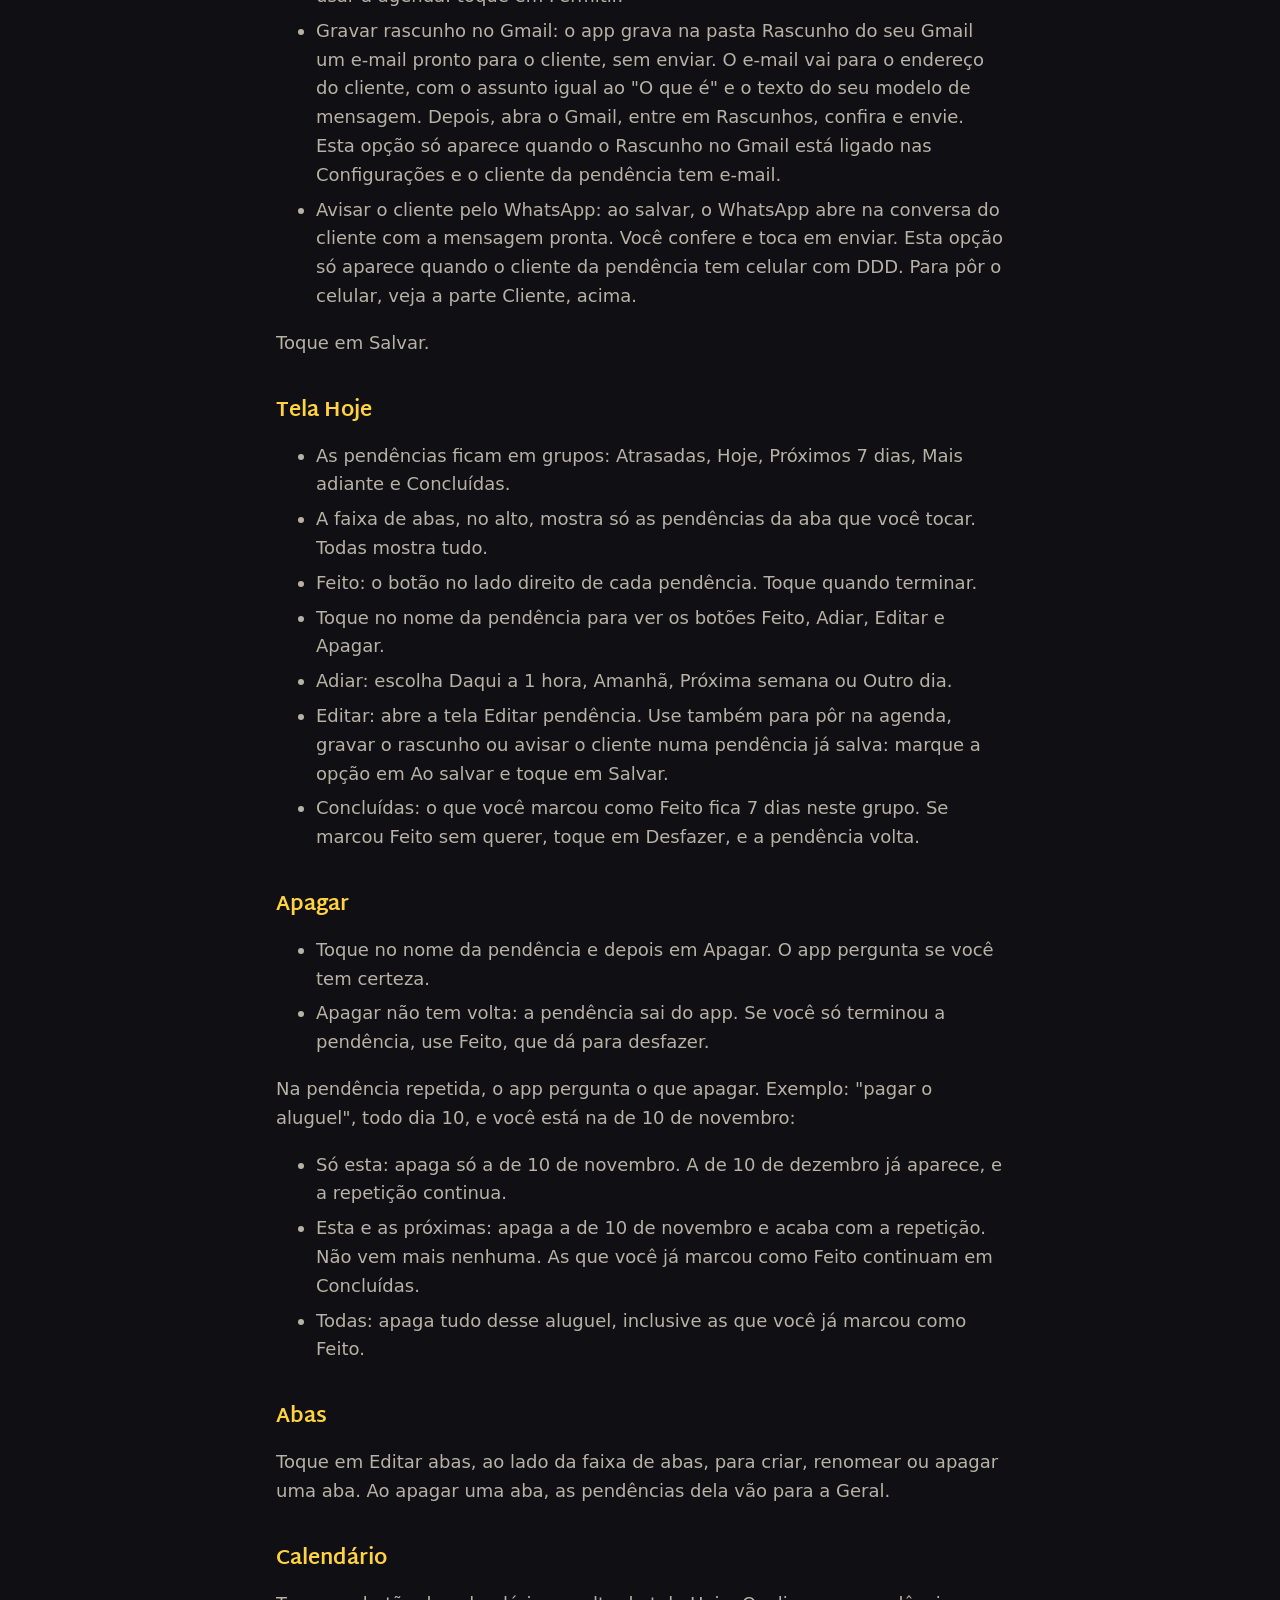
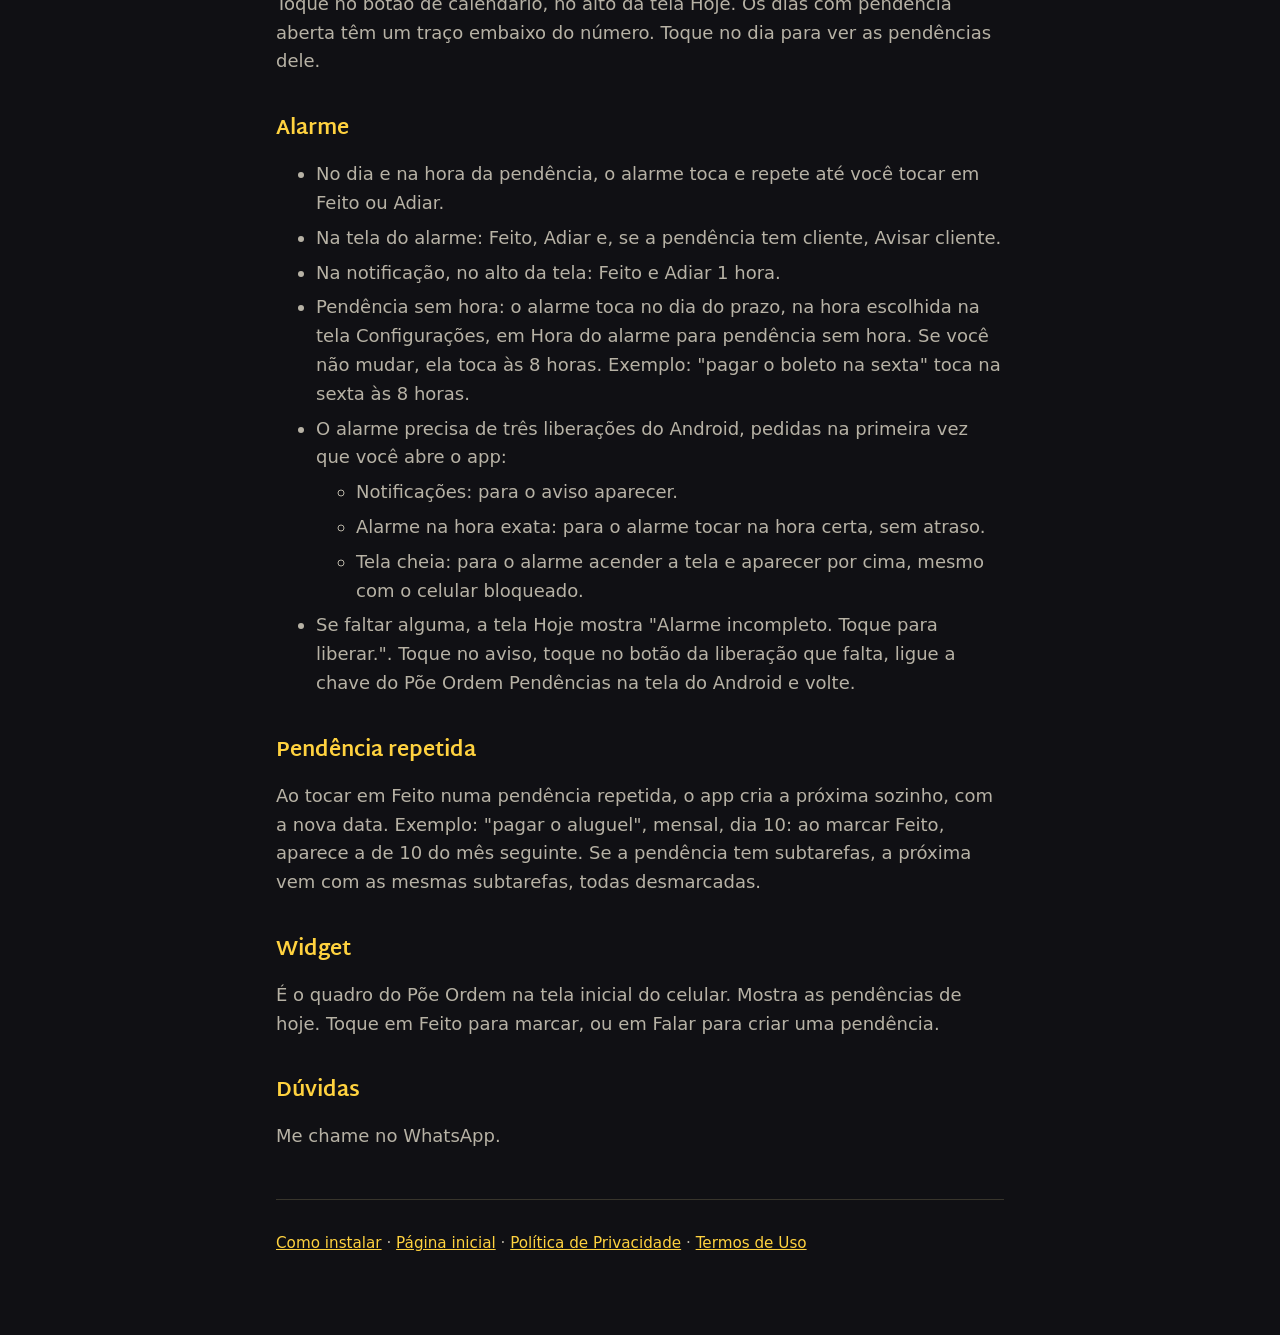
<file: pendencias/usar.html>
<!doctype html>
<html lang="pt-BR">
<head>
<meta charset="utf-8">
<meta name="viewport" content="width=device-width, initial-scale=1">
<title>Como usar – Põe Ordem Pendências</title>
<link rel="preconnect" href="https://fonts.googleapis.com">
<link href="https://fonts.googleapis.com/css2?family=Martel+Sans:wght@700;800&display=swap" rel="stylesheet">
<link rel="stylesheet" href="../estilo.css">
</head>
<body>
<main>
<header>
<img src="../logo.png" alt="Logo do Põe Ordem: seta em fundo preto">
<h1>Como usar o Põe Ordem Pendências</h1>
</header>
<p>Versão do app: 1.1. Atualizado em 22/10/2026.</p>
<p>Para instalar: <a href="instalar.html">Como instalar o Põe Ordem Pendências</a></p>
<h2>O que é uma pendência</h2>
<p>É qualquer coisa que você precisa fazer ou receber até um dia. Exemplos: "pagar o boleto da luz na sexta", "a Maria vai trazer o extrato até dia 20", "ligar para o fornecedor amanhã às 10h".</p>
<p>O app guarda as suas pendências e toca um alarme no dia e na hora de cada uma.</p>
<h2>As telas do app</h2>
<ul><li>Tela Hoje: a primeira tela, que abre quando você toca no ícone do app. Mostra todas as suas pendências.
</li><li>Tela Confirmar pendência: abre quando você cria uma pendência nova. Ali você confere e completa o que o app entendeu, e salva.
</li><li>Tela Editar pendência: abre quando você quer mudar uma pendência que já foi salva. Tem os mesmos campos da tela Confirmar pendência.
</li><li>Tela Configurações: abre pela engrenagem, no alto da tela Hoje.
</li><li>Calendário: abre pelo botão de calendário, no alto da tela Hoje.
</li></ul>
<h2>Criar uma pendência</h2>
<p>Você tem quatro jeitos:</p>
<ol><li>Falar: na tela Hoje, toque em Falar e diga o que é e quando. Exemplo: "Maria manda o extrato até sexta às 14h". O app abre a tela Confirmar pendência com o que entendeu.
</li><li>Digitar: na tela Hoje, toque em Digitar. Abre a tela Confirmar pendência em branco. Escreva o que é e escolha o dia e a hora.
</li><li>Pelo Calendário: toque no dia e depois em Nova pendência. O app abre o Falar. Se você não disser o dia, o app usa o dia que você tocou.
</li><li>Pelo widget: na tela inicial do celular, toque em Falar no quadro do Põe Ordem.
</li></ol>
<h2>Tela Confirmar pendência e tela Editar pendência</h2>
<p>Os campos são os mesmos nas duas. De cima para baixo:</p>
<h3>O que é</h3>
<p>O texto da pendência. Para corrigir, toque no campo e use o teclado.</p>
<h3>Prazo</h3>
<p>O dia e a hora. Use os botões Mudar data, Mudar hora ou Sem hora. Se você falou sem dizer o dia, ou disse "às 3" sem dizer se é da manhã ou da tarde, o app pergunta.</p>
<h3>Cliente</h3>
<p>Use quando a pendência é de um cliente seu. Se não for, deixe sem cliente.</p>
<p>Toque em Escolher cliente. Abre a janela Cliente, com três caminhos:</p>
<ul><li>Escolher nos contatos: abre a agenda de contatos do celular. Toque no contato. O app traz o nome e o celular.
</li><li>Novo cliente: escreva o Nome, o Celular e o E-mail, e toque em Salvar.
</li><li>Um cliente que você já usou antes: toque no nome dele.
</li></ul>
<p>Para pôr ou corrigir o celular ou o e-mail de um cliente, toque em Editar, ao lado do nome dele, na janela Cliente.</p>
<p>O celular e o e-mail não são obrigatórios. Veja o que muda:</p>
<ul><li>Com celular (com DDD): aparece a opção Avisar o cliente pelo WhatsApp. No alarme, o botão Avisar cliente abre o WhatsApp direto na conversa dele.
</li><li>Sem celular, ou celular sem DDD: a opção do WhatsApp não aparece. No alarme, o Avisar cliente abre a lista de apps do celular, e você escolhe por onde mandar e para quem.
</li><li>Com e-mail: aparece a opção Gravar rascunho no Gmail, se ela estiver ligada nas Configurações.
</li><li>Sem e-mail: a opção do Gmail não aparece.
</li><li>Sem cliente nenhum: não aparece nenhuma opção de mensagem, nem o botão Avisar cliente no alarme.
</li></ul>
<h3>De quem é a vez</h3>
<p>Eu entrego (você precisa fazer) ou O cliente traz (você está esperando o cliente).</p>
<h3>Repetição</h3>
<p>Nenhuma, Diária, Semanal, Mensal ou Anual. Use para o que se repete, como o aluguel todo dia 10.</p>
<h3>Aba</h3>
<p>Em qual grupo a pendência fica: Geral, Clientes, Casa, Contas ou outra que você criar.</p>
<h3>Subtarefas</h3>
<p>São os passos de uma pendência, para marcar um por um. Exemplo: na pendência "Imposto de renda da Maria", as subtarefas podem ser "pedir os informes", "conferir as despesas médicas" e "enviar a declaração". Escreva cada uma e toque em Adicionar subtarefa. A tela Hoje mostra quantas já foram feitas, por exemplo "2 de 3".</p>
<h3>Ao salvar</h3>
<p>No fim da tela, marque o que o app deve fazer junto com o Salvar. Pode marcar uma, duas, três ou nenhuma.</p>
<ul><li>Pôr na agenda do celular: o app grava a pendência na agenda do celular, com o título, o dia e a hora. Pendência sem hora entra como evento do dia inteiro. Na primeira vez que você marcar, o Android pergunta se o app pode usar a agenda: toque em Permitir.
</li><li>Gravar rascunho no Gmail: o app grava na pasta Rascunho do seu Gmail um e-mail pronto para o cliente, sem enviar. O e-mail vai para o endereço do cliente, com o assunto igual ao "O que é" e o texto do seu modelo de mensagem. Depois, abra o Gmail, entre em Rascunhos, confira e envie. Esta opção só aparece quando o Rascunho no Gmail está ligado nas Configurações e o cliente da pendência tem e-mail.
</li><li>Avisar o cliente pelo WhatsApp: ao salvar, o WhatsApp abre na conversa do cliente com a mensagem pronta. Você confere e toca em enviar. Esta opção só aparece quando o cliente da pendência tem celular com DDD. Para pôr o celular, veja a parte Cliente, acima.
</li></ul>
<p>Toque em Salvar.</p>
<h2>Tela Hoje</h2>
<ul><li>As pendências ficam em grupos: Atrasadas, Hoje, Próximos 7 dias, Mais adiante e Concluídas.
</li><li>A faixa de abas, no alto, mostra só as pendências da aba que você tocar. Todas mostra tudo.
</li><li>Feito: o botão no lado direito de cada pendência. Toque quando terminar.
</li><li>Toque no nome da pendência para ver os botões Feito, Adiar, Editar e Apagar.
</li><li>Adiar: escolha Daqui a 1 hora, Amanhã, Próxima semana ou Outro dia.
</li><li>Editar: abre a tela Editar pendência. Use também para pôr na agenda, gravar o rascunho ou avisar o cliente numa pendência já salva: marque a opção em Ao salvar e toque em Salvar.
</li><li>Concluídas: o que você marcou como Feito fica 7 dias neste grupo. Se marcou Feito sem querer, toque em Desfazer, e a pendência volta.
</li></ul>
<h2>Apagar</h2>
<ul><li>Toque no nome da pendência e depois em Apagar. O app pergunta se você tem certeza.
</li><li>Apagar não tem volta: a pendência sai do app. Se você só terminou a pendência, use Feito, que dá para desfazer.
</li></ul>
<p>Na pendência repetida, o app pergunta o que apagar. Exemplo: "pagar o aluguel", todo dia 10, e você está na de 10 de novembro:</p>
<ul><li>Só esta: apaga só a de 10 de novembro. A de 10 de dezembro já aparece, e a repetição continua.
</li><li>Esta e as próximas: apaga a de 10 de novembro e acaba com a repetição. Não vem mais nenhuma. As que você já marcou como Feito continuam em Concluídas.
</li><li>Todas: apaga tudo desse aluguel, inclusive as que você já marcou como Feito.
</li></ul>
<h2>Abas</h2>
<p>Toque em Editar abas, ao lado da faixa de abas, para criar, renomear ou apagar uma aba. Ao apagar uma aba, as pendências dela vão para a Geral.</p>
<h2>Calendário</h2>
<p>Toque no botão de calendário, no alto da tela Hoje. Os dias com pendência aberta têm um traço embaixo do número. Toque no dia para ver as pendências dele.</p>
<h2>Alarme</h2>
<ul><li>No dia e na hora da pendência, o alarme toca e repete até você tocar em Feito ou Adiar.
</li><li>Na tela do alarme: Feito, Adiar e, se a pendência tem cliente, Avisar cliente.
</li><li>Na notificação, no alto da tela: Feito e Adiar 1 hora.
</li><li>Pendência sem hora: o alarme toca no dia do prazo, na hora escolhida na tela Configurações, em Hora do alarme para pendência sem hora. Se você não mudar, ela toca às 8 horas. Exemplo: "pagar o boleto na sexta" toca na sexta às 8 horas.
</li><li>O alarme precisa de três liberações do Android, pedidas na primeira vez que você abre o app:
<ul><li>Notificações: para o aviso aparecer.
</li><li>Alarme na hora exata: para o alarme tocar na hora certa, sem atraso.
</li><li>Tela cheia: para o alarme acender a tela e aparecer por cima, mesmo com o celular bloqueado.
</li></ul>
</li><li>Se faltar alguma, a tela Hoje mostra "Alarme incompleto. Toque para liberar.". Toque no aviso, toque no botão da liberação que falta, ligue a chave do Põe Ordem Pendências na tela do Android e volte.
</li></ul>
<h2>Pendência repetida</h2>
<p>Ao tocar em Feito numa pendência repetida, o app cria a próxima sozinho, com a nova data. Exemplo: "pagar o aluguel", mensal, dia 10: ao marcar Feito, aparece a de 10 do mês seguinte. Se a pendência tem subtarefas, a próxima vem com as mesmas subtarefas, todas desmarcadas.</p>
<h2>Widget</h2>
<p>É o quadro do Põe Ordem na tela inicial do celular. Mostra as pendências de hoje. Toque em Feito para marcar, ou em Falar para criar uma pendência.</p>
<h2>Dúvidas</h2>
<p>Me chame no WhatsApp.</p>
<footer>
<p><a href="instalar.html">Como instalar</a> · <a href="../index.html">Página inicial</a> · <a href="privacidade.html">Política de Privacidade</a> · <a href="termos.html">Termos de Uso</a></p>
</footer>
</main>
</body>
</html>
</file>
<file: estilo.css>
:root { --fundo: #101014; --superficie: #232219; --linha: #38352C; --tinta: #F1EEE5; --tinta2: #B7B2A5; --amarelo: #FFD23F; --dourado: #D2A24C; }
* { box-sizing: border-box; }
body { margin: 0; background: var(--fundo); color: var(--tinta); font-family: system-ui, -apple-system, "Segoe UI", Roboto, sans-serif; font-size: 18px; line-height: 1.6; }
main { max-width: 760px; margin: 0 auto; padding: 32px 16px 64px; }
header { display: flex; align-items: center; gap: 16px; margin-bottom: 24px; }
header img { width: 72px; height: 72px; }
h1, h2 { font-family: "Martel Sans", system-ui, sans-serif; line-height: 1.25; }
h1 { font-size: 2rem; margin: 0; }
h2 { font-size: 1.3rem; color: var(--amarelo); margin-top: 40px; }
p, li { color: var(--tinta2); }
strong { color: var(--tinta); }
a { color: var(--amarelo); }
.cartao { background: var(--superficie); border: 1px solid var(--linha); border-radius: 16px; padding: 16px 20px; margin: 16px 0; }
footer { margin-top: 48px; border-top: 1px solid var(--linha); padding-top: 16px; font-size: 0.95rem; }
.passo { margin: 32px 0; }
.passo img { display: block; width: 100%; max-width: 360px; border-radius: 16px; border: 1px solid var(--linha); margin: 12px 0; }
ol li, ul li { margin: 6px 0; }
</file>
